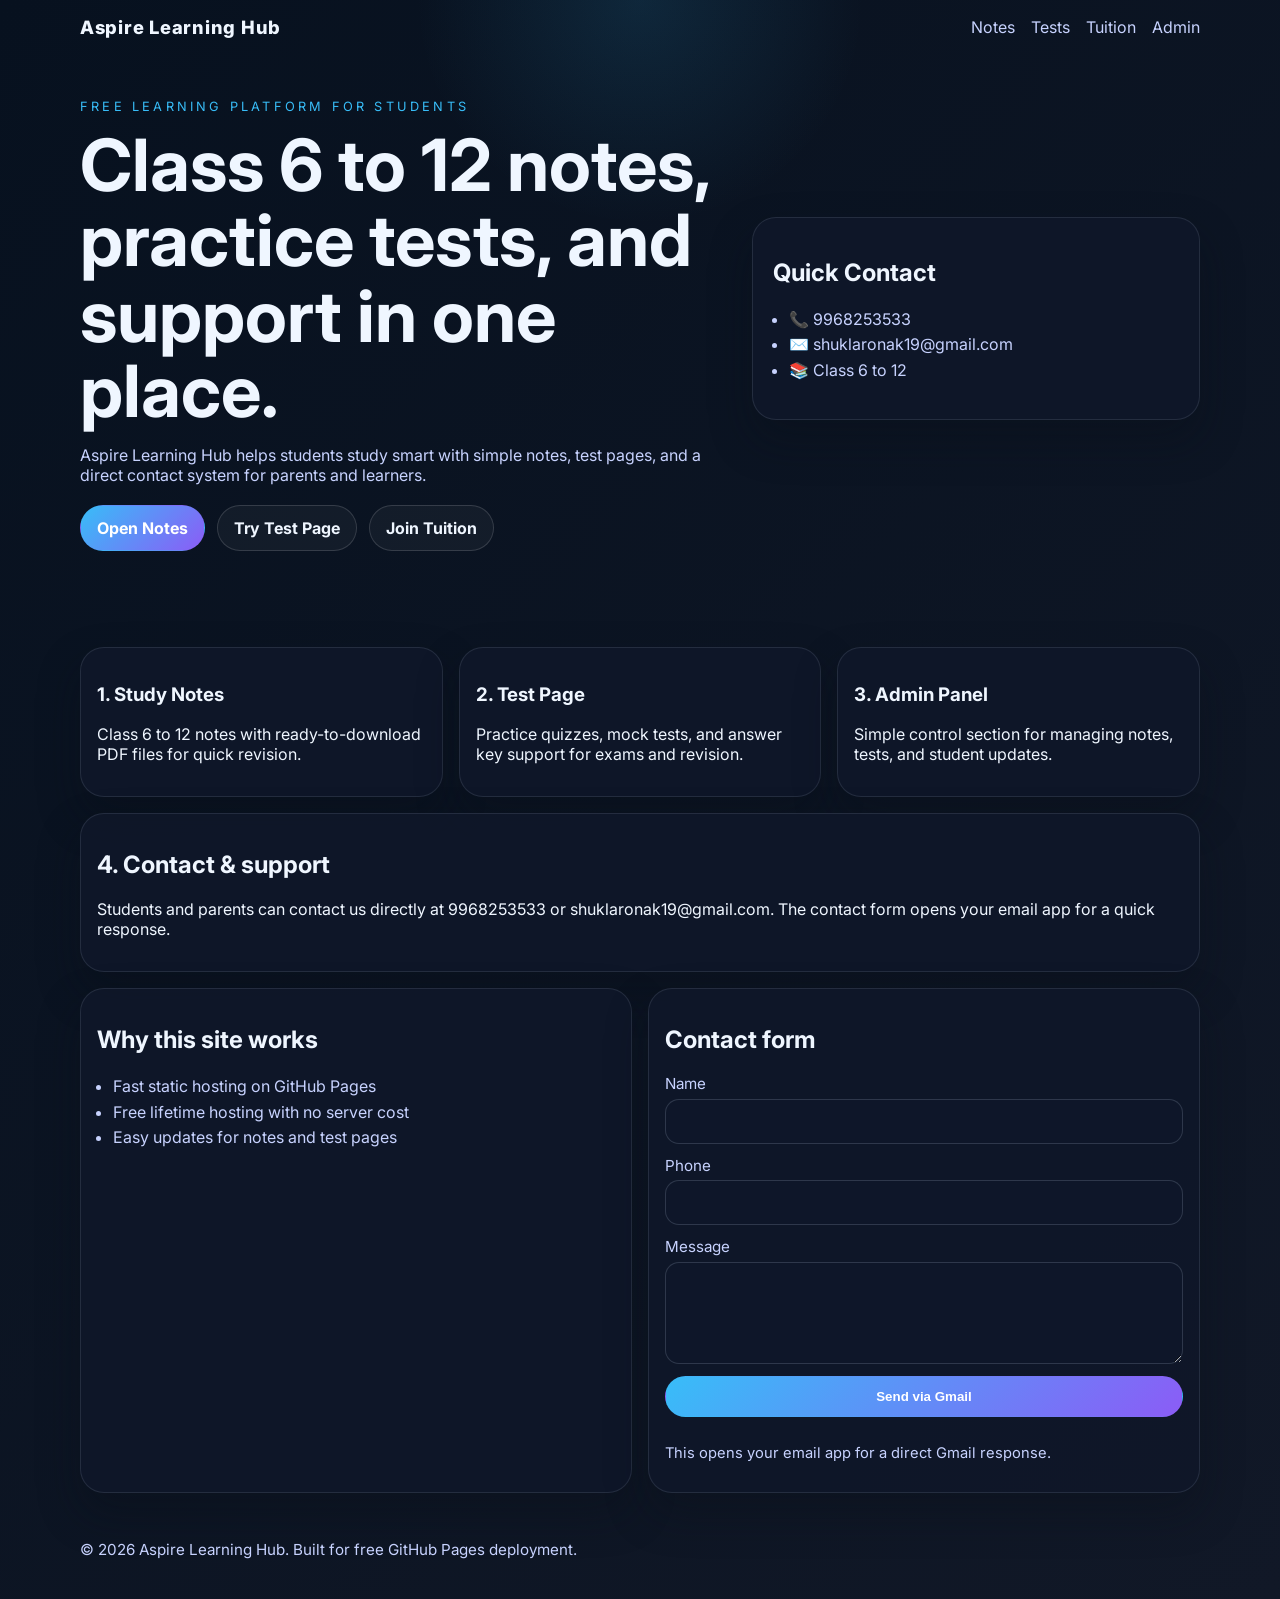
<file: index.html>
<!doctype html>
<html lang="en">
  <head>
    <meta charset="UTF-8" />
    <meta name="viewport" content="width=device-width, initial-scale=1.0" />
    <meta
      name="description"
      content="Aspire Learning Hub — class 6 to 12 notes, test pages, and student support."
    />
    <title>Aspire Learning Hub</title>
    <link rel="preconnect" href="https://fonts.googleapis.com" />
    <link rel="preconnect" href="https://fonts.gstatic.com" crossorigin />
    <link
      href="https://fonts.googleapis.com/css2?family=Inter:wght@400;500;600;700;800&display=swap"
      rel="stylesheet"
    />
    <link rel="stylesheet" href="styles.css" />
  </head>
  <body>
    <header class="hero">
      <nav class="nav container">
        <a class="brand" href="index.html">Aspire Learning Hub</a>
        <div class="nav-links">
          <a href="notes.html">Notes</a>
          <a href="tests.html">Tests</a>
          <a href="tution.html">Tuition</a>
          <a href="admin.html">Admin</a>
        </div>
      </nav>

      <section class="container hero-grid">
        <div>
          <p class="eyebrow">Free learning platform for students</p>
          <h1>Class 6 to 12 notes, practice tests, and support in one place.</h1>
          <p class="lead">
            Aspire Learning Hub helps students study smart with simple notes, test pages,
            and a direct contact system for parents and learners.
          </p>
          <div class="cta-row">
            <a class="btn btn-primary" href="notes.html">Open Notes</a>
            <a class="btn btn-secondary" href="tests.html">Try Test Page</a>
            <a class="btn btn-secondary" href="tution.html">Join Tuition</a>
          </div>
        </div>
        <aside class="card hero-card">
          <h2>Quick Contact</h2>
          <ul class="contact-list">
            <li>📞 9968253533</li>
            <li>✉️ shuklaronak19@gmail.com</li>
            <li>📚 Class 6 to 12</li>
          </ul>
        </aside>
      </section>
    </header>

    <main class="container stack">
      <section class="grid three-up">
        <article class="card">
          <h3>1. Study Notes</h3>
          <p>Class 6 to 12 notes with ready-to-download PDF files for quick revision.</p>
        </article>
        <article class="card">
          <h3>2. Test Page</h3>
          <p>Practice quizzes, mock tests, and answer key support for exams and revision.</p>
        </article>
        <article class="card">
          <h3>3. Admin Panel</h3>
          <p>Simple control section for managing notes, tests, and student updates.</p>
        </article>
      </section>

      <section class="card">
        <h2>4. Contact & support</h2>
        <p>Students and parents can contact us directly at 9968253533 or shuklaronak19@gmail.com. The contact form opens your email app for a quick response.</p>
      </section>

      <section class="grid two-up">
        <article class="card">
          <h2>Why this site works</h2>
          <ul class="bullet-list">
            <li>Fast static hosting on GitHub Pages</li>
            <li>Free lifetime hosting with no server cost</li>
            <li>Easy updates for notes and test pages</li>
          </ul>
        </article>
        <article class="card">
          <h2>Contact form</h2>
          <form class="contact-form" action="mailto:shuklaronak19@gmail.com" method="post" enctype="text/plain">
            <label>
              Name
              <input type="text" name="name" required />
            </label>
            <label>
              Phone
              <input type="tel" name="phone" required />
            </label>
            <label>
              Message
              <textarea name="message" rows="4" required></textarea>
            </label>
            <button class="btn btn-primary" type="submit">Send via Gmail</button>
            <p class="small-note">This opens your email app for a direct Gmail response.</p>
          </form>
        </article>
      </section>
    </main>

    <footer class="footer container">
      <p>© 2026 Aspire Learning Hub. Built for free GitHub Pages deployment.</p>
    </footer>

    <script src="script.js"></script>
  </body>
</html>
</file>
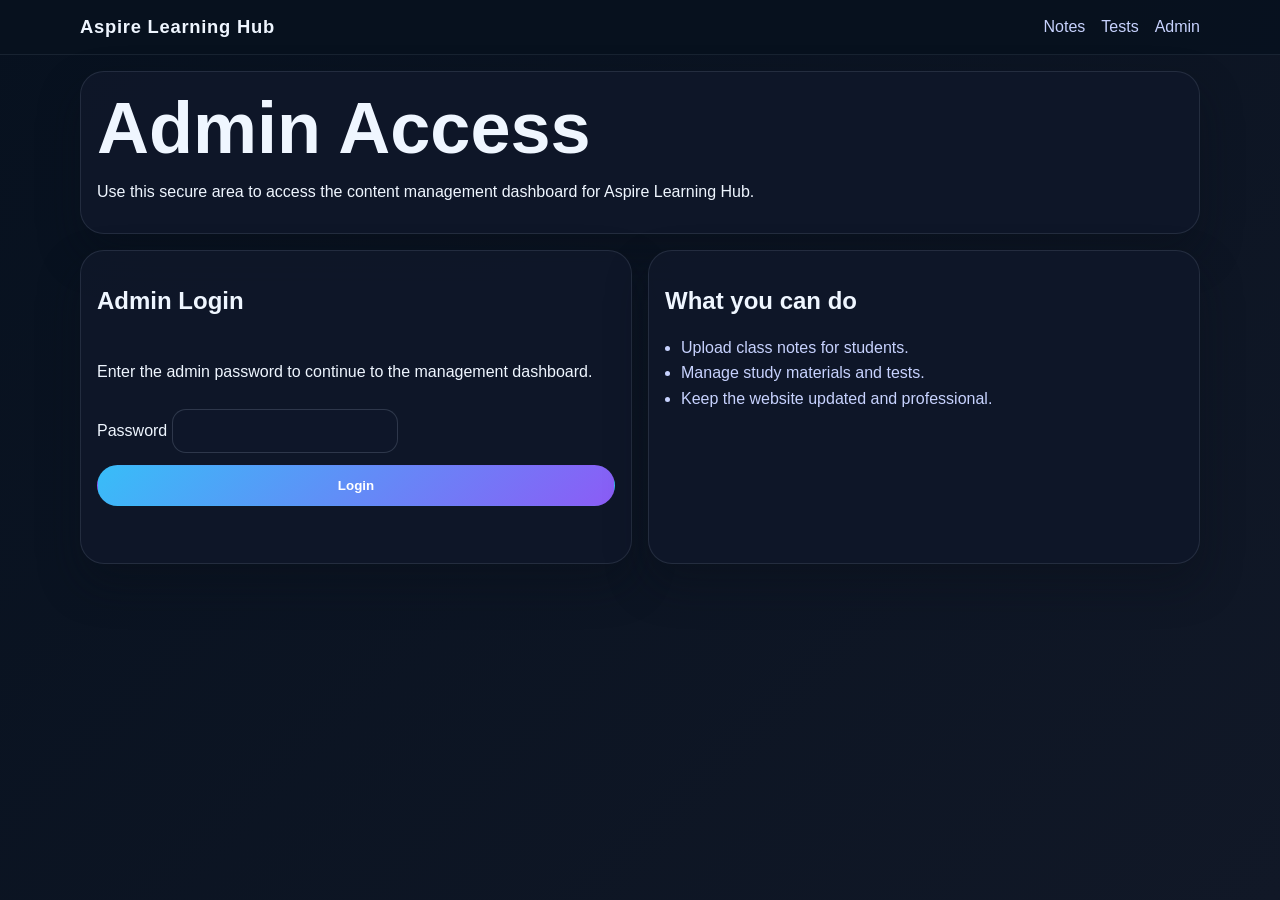
<file: admin.html>
<!doctype html>
<html lang="en">
  <head>
    <meta charset="UTF-8" />
    <meta name="viewport" content="width=device-width, initial-scale=1.0" />
    <title>Admin Login | Aspire Learning Hub</title>
    <link rel="stylesheet" href="styles.css" />
  </head>
  <body>
    <header class="page-header">
      <nav class="nav container">
        <a class="brand" href="index.html">Aspire Learning Hub</a>
        <div class="nav-links">
          <a href="notes.html">Notes</a>
          <a href="tests.html">Tests</a>
          <a href="admin.html">Admin</a>
        </div>
      </nav>
    </header>

    <main class="container stack">
      <section class="card">
        <h1>Admin Access</h1>
        <p>Use this secure area to access the content management dashboard for Aspire Learning Hub.</p>
      </section>

      <section class="grid two-up">
        <article class="card login-card">
          <h2>Admin Login</h2>
          <p>Enter the admin password to continue to the management dashboard.</p>
          <label>
            Password
            <input id="adminKey" type="password" placeholder="" />
          </label>
          <button id="loginBtn" class="btn btn-primary" type="button">Login</button>
          <p id="loginStatus" class="small-note"></p>
        </article>

        <article class="card">
          <h2>What you can do</h2>
          <ul class="bullet-list">
            <li>Upload class notes for students.</li>
            <li>Manage study materials and tests.</li>
            <li>Keep the website updated and professional.</li>
          </ul>
        </article>
      </section>
    </main>

    <script src="script.js"></script>
  </body>
</html>
</file>
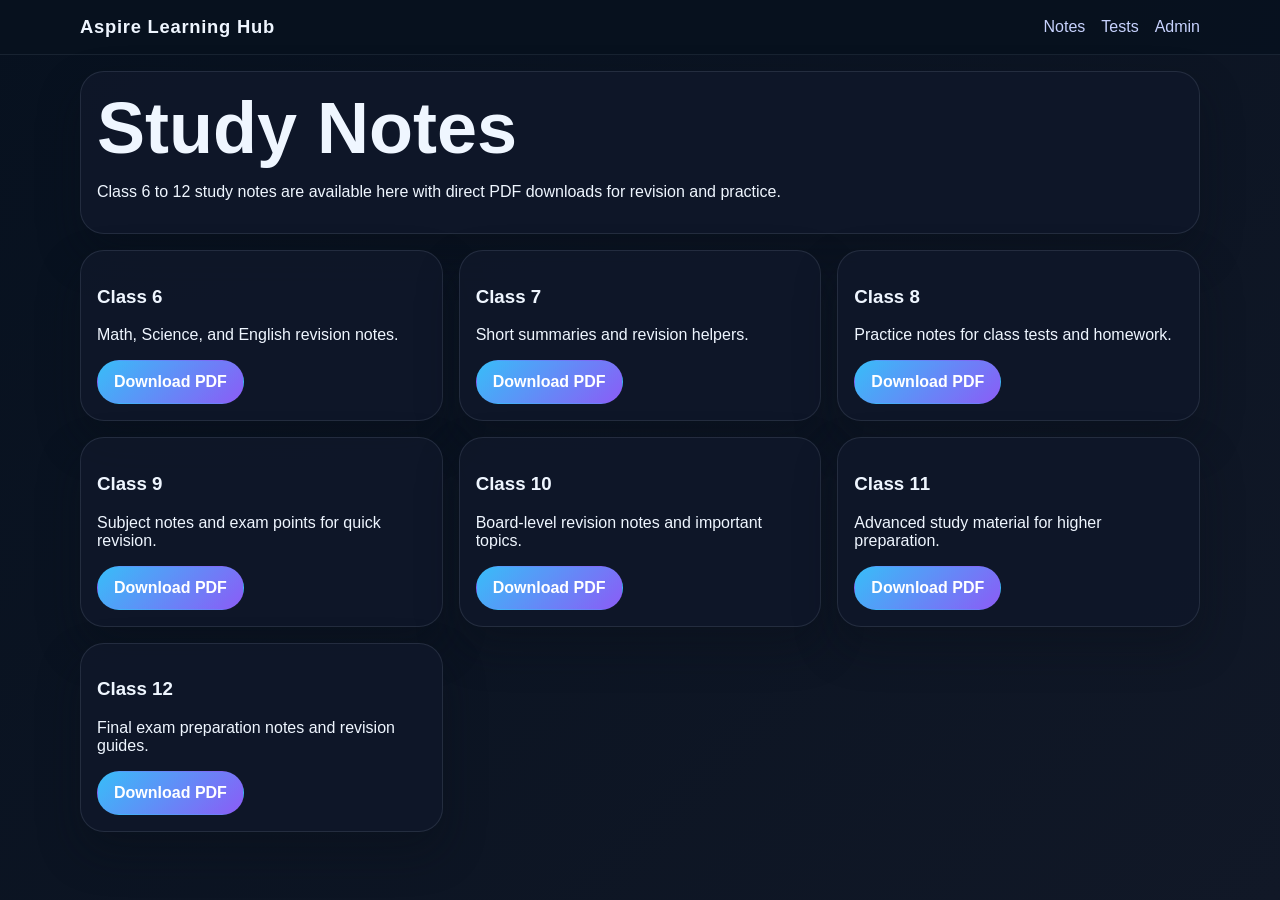
<file: notes.html>
<!doctype html>
<html lang="en">
  <head>
    <meta charset="UTF-8" />
    <meta name="viewport" content="width=device-width, initial-scale=1.0" />
    <title>Notes | Aspire Learning Hub</title>
    <link rel="stylesheet" href="styles.css" />
  </head>
  <body>
    <header class="page-header">
      <nav class="nav container">
        <a class="brand" href="index.html">Aspire Learning Hub</a>
        <div class="nav-links">
          <a href="notes.html">Notes</a>
          <a href="tests.html">Tests</a>
          <a href="admin.html">Admin</a>
        </div>
      </nav>
    </header>

    <main class="container stack">
      <section class="card">
        <h1>Study Notes</h1>
        <p>Class 6 to 12 study notes are available here with direct PDF downloads for revision and practice.</p>
      </section>

      <section class="grid three-up" id="notesList">
        <article class="card"><h3>Class 6</h3><p>Math, Science, and English revision notes.</p><a class="btn btn-primary" href="notes/class-6.pdf" download>Download PDF</a></article>
        <article class="card"><h3>Class 7</h3><p>Short summaries and revision helpers.</p><a class="btn btn-primary" href="notes/class-7.pdf" download>Download PDF</a></article>
        <article class="card"><h3>Class 8</h3><p>Practice notes for class tests and homework.</p><a class="btn btn-primary" href="notes/class-8.pdf" download>Download PDF</a></article>
        <article class="card"><h3>Class 9</h3><p>Subject notes and exam points for quick revision.</p><a class="btn btn-primary" href="notes/class-9.pdf" download>Download PDF</a></article>
        <article class="card"><h3>Class 10</h3><p>Board-level revision notes and important topics.</p><a class="btn btn-primary" href="notes/class-10.pdf" download>Download PDF</a></article>
        <article class="card"><h3>Class 11</h3><p>Advanced study material for higher preparation.</p><a class="btn btn-primary" href="notes/class-11.pdf" download>Download PDF</a></article>
        <article class="card"><h3>Class 12</h3><p>Final exam preparation notes and revision guides.</p><a class="btn btn-primary" href="notes/class-12.pdf" download>Download PDF</a></article>
      </section>
    </main>

    <script src="script.js"></script>
    <script>
      window.addEventListener('DOMContentLoaded', () => {
        const notesList = document.getElementById('notesList');
        const uploaded = JSON.parse(localStorage.getItem('aspireUploadedNotes') || '[]');
        if (!uploaded.length) return;

        uploaded.forEach((note) => {
          const card = document.createElement('article');
          card.className = 'card';
          card.innerHTML = `<h3>${note.title}</h3><p>Uploaded PDF: ${note.fileName}</p><a class="btn btn-primary" href="${note.dataUrl}" download="${note.fileName}">Download PDF</a>`;
          notesList.appendChild(card);
        });
      });
    </script>
  </body>
</html>
</file>
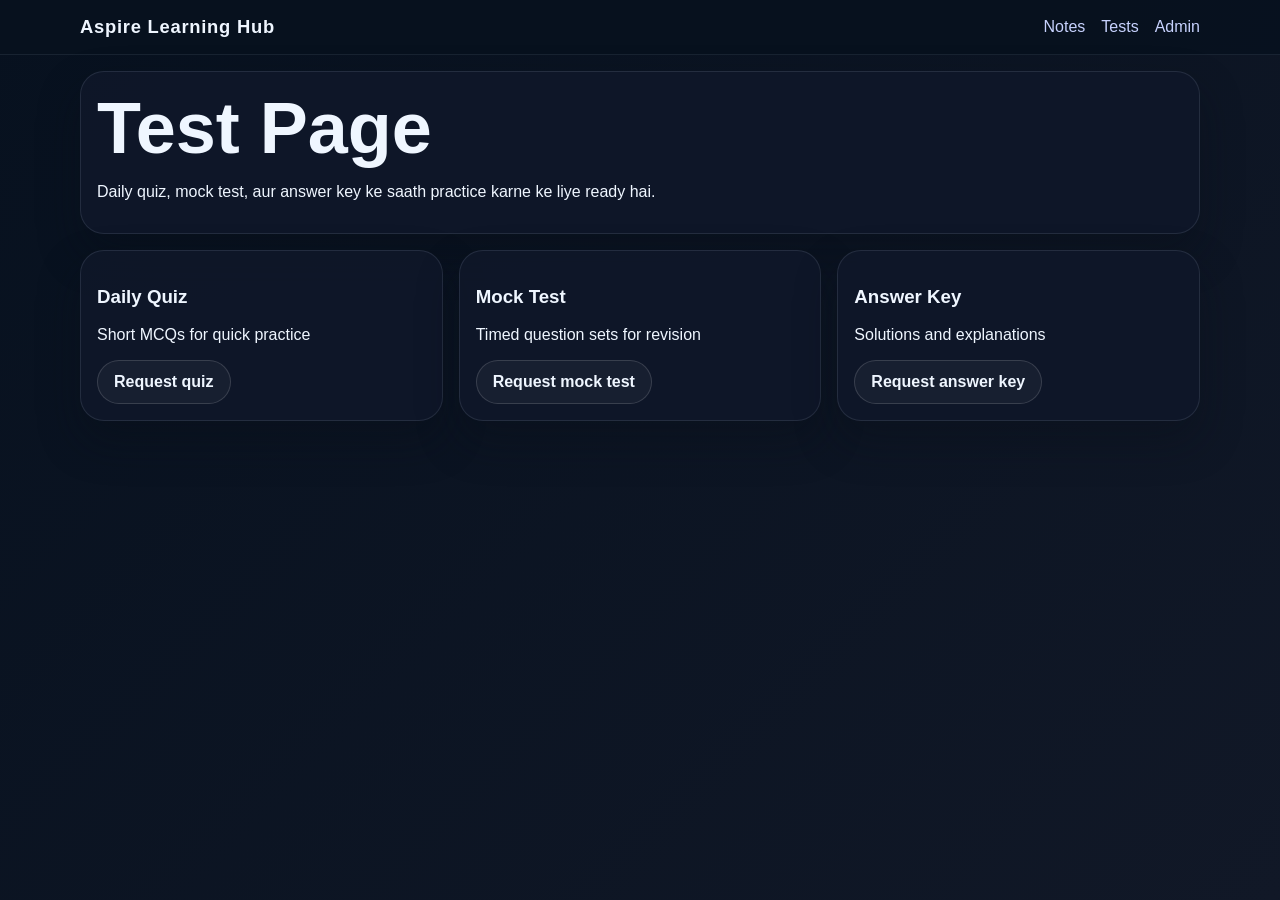
<file: tests.html>
<!doctype html>
<html lang="en">
  <head>
    <meta charset="UTF-8" />
    <meta name="viewport" content="width=device-width, initial-scale=1.0" />
    <title>Tests | Aspire Learning Hub</title>
    <link rel="stylesheet" href="styles.css" />
  </head>
  <body>
    <header class="page-header">
      <nav class="nav container">
        <a class="brand" href="index.html">Aspire Learning Hub</a>
        <div class="nav-links">
          <a href="notes.html">Notes</a>
          <a href="tests.html">Tests</a>
          <a href="admin.html">Admin</a>
        </div>
      </nav>
    </header>

    <main class="container stack">
      <section class="card">
        <h1>Test Page</h1>
        <p>Daily quiz, mock test, aur answer key ke saath practice karne ke liye ready hai.</p>
      </section>

      <section class="grid three-up">
        <article class="card"><h3>Daily Quiz</h3><p>Short MCQs for quick practice</p><a class="btn btn-secondary" href="mailto:shuklaronak19@gmail.com?subject=Daily%20Quiz%20Request">Request quiz</a></article>
        <article class="card"><h3>Mock Test</h3><p>Timed question sets for revision</p><a class="btn btn-secondary" href="mailto:shuklaronak19@gmail.com?subject=Mock%20Test%20Request">Request mock test</a></article>
        <article class="card"><h3>Answer Key</h3><p>Solutions and explanations</p><a class="btn btn-secondary" href="mailto:shuklaronak19@gmail.com?subject=Answer%20Key%20Request">Request answer key</a></article>
      </section>
    </main>
  </body>
</html>
</file>
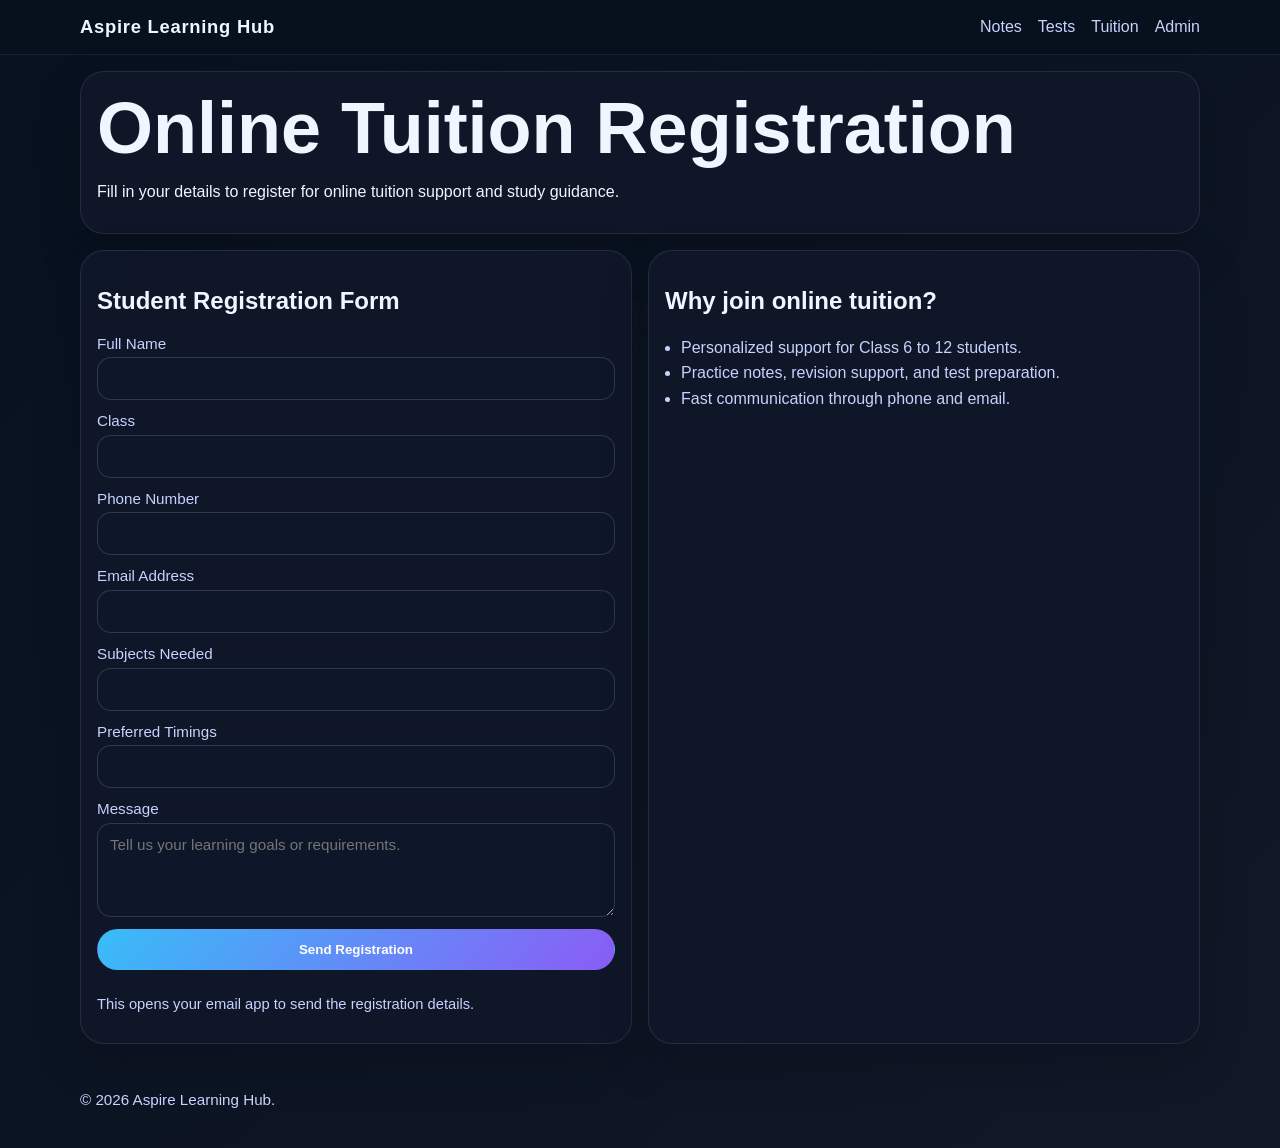
<file: tution.html>
<!doctype html>
<html lang="en">
  <head>
    <meta charset="UTF-8" />
    <meta name="viewport" content="width=device-width, initial-scale=1.0" />
    <title>Online Tuition | Aspire Learning Hub</title>
    <link rel="stylesheet" href="styles.css" />
  </head>
  <body>
    <header class="page-header">
      <nav class="nav container">
        <a class="brand" href="index.html">Aspire Learning Hub</a>
        <div class="nav-links">
          <a href="notes.html">Notes</a>
          <a href="tests.html">Tests</a>
          <a href="tution.html">Tuition</a>
          <a href="admin.html">Admin</a>
        </div>
      </nav>
    </header>

    <main class="container stack">
      <section class="card">
        <h1>Online Tuition Registration</h1>
        <p>Fill in your details to register for online tuition support and study guidance.</p>
      </section>

      <section class="grid two-up">
        <article class="card">
          <h2>Student Registration Form</h2>
          <form class="contact-form" action="mailto:shuklaronak19@gmail.com" method="post" enctype="text/plain">
            <label>Full Name<input type="text" name="fullName" required /></label>
            <label>Class<input type="text" name="class" required /></label>
            <label>Phone Number<input type="tel" name="phone" required /></label>
            <label>Email Address<input type="email" name="email" /></label>
            <label>Subjects Needed<input type="text" name="subjects" required /></label>
            <label>Preferred Timings<input type="text" name="timings" /></label>
            <label>Message<textarea name="message" rows="4" placeholder="Tell us your learning goals or requirements."></textarea></label>
            <button class="btn btn-primary" type="submit">Send Registration</button>
            <p class="small-note">This opens your email app to send the registration details.</p>
          </form>
        </article>

        <article class="card">
          <h2>Why join online tuition?</h2>
          <ul class="bullet-list">
            <li>Personalized support for Class 6 to 12 students.</li>
            <li>Practice notes, revision support, and test preparation.</li>
            <li>Fast communication through phone and email.</li>
          </ul>
        </article>
      </section>
    </main>

    <footer class="footer container">
      <p>© 2026 Aspire Learning Hub.</p>
    </footer>
  </body>
</html>
</file>
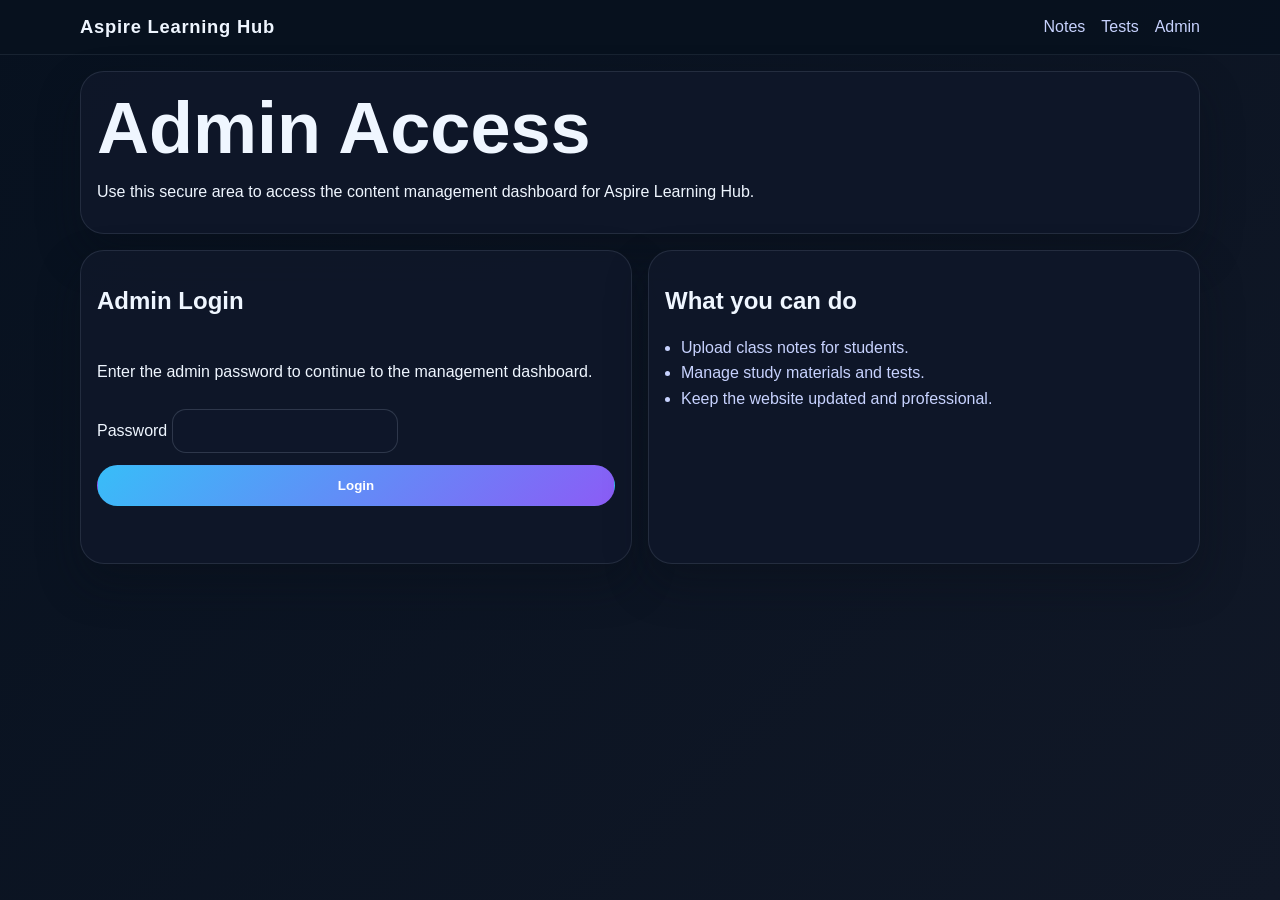
<file: upload.html>
<!doctype html>
<html lang="en">
  <head>
    <meta charset="UTF-8" />
    <meta name="viewport" content="width=device-width, initial-scale=1.0" />
    <title>Upload Notes | Aspire Learning Hub</title>
    <link rel="stylesheet" href="styles.css" />
  </head>
  <body>
    <header class="page-header">
      <nav class="nav container">
        <a class="brand" href="index.html">Aspire Learning Hub</a>
        <div class="nav-links">
          <a href="notes.html">Notes</a>
          <a href="tests.html">Tests</a>
          <a href="upload.html">Upload</a>
        </div>
      </nav>
    </header>

    <main class="container stack">
      <section class="card">
        <h1>Admin Upload Dashboard</h1>
        <p>Upload PDF notes here to update the learning materials for students.</p>
      </section>

      <section class="grid two-up">
        <article class="card">
          <h2>Upload PDF</h2>
          <label>
            Class
            <input id="className" type="text" placeholder="Class 10" />
          </label>
          <label>
            PDF File
            <input id="pdfFile" type="file" accept="application/pdf" />
          </label>
          <button id="uploadBtn" class="btn btn-primary" type="button">Upload PDF</button>
          <p id="uploadStatus" class="small-note">This upload panel is ready for PDF note management in the admin dashboard.</p>
        </article>

        <article class="card">
          <h2>Uploaded Notes Preview</h2>
          <ul id="uploadPreview" class="bullet-list">
            <li>No files uploaded yet.</li>
          </ul>
        </article>
      </section>
    </main>

    <script src="script.js"></script>
  </body>
</html>
</file>
<file: styles.css>
:root {
  --bg: #07111f;
  --panel: #0f1b2c;
  --panel-2: #13253b;
  --text: #eff6ff;
  --muted: #c7d2fe;
  --accent: #38bdf8;
  --accent-2: #8b5cf6;
}

* { box-sizing: border-box; }
html, body { margin: 0; padding: 0; font-family: 'Inter', sans-serif; background: linear-gradient(135deg, #07111f, #111827); color: var(--text); }
body { min-height: 100vh; }
img { max-width: 100%; }
a { text-decoration: none; color: inherit; }
.container { width: min(1120px, calc(100% - 2rem)); margin: 0 auto; }
.hero { padding-bottom: 2rem; background: radial-gradient(circle at top, rgba(56,189,248,0.12), transparent 25%); }
.nav { display: flex; justify-content: space-between; align-items: center; padding: 1rem 0; }
.brand { font-weight: 800; font-size: 1.15rem; letter-spacing: 0.04em; }
.nav-links { display: flex; gap: 1rem; color: var(--muted); }
.hero-grid { display: grid; grid-template-columns: 1.3fr 0.9fr; gap: 1.5rem; align-items: center; padding: 2rem 0 3rem; }
.eyebrow { text-transform: uppercase; letter-spacing: .25em; color: var(--accent); font-size: 0.8rem; }
h1 { font-size: clamp(2.4rem, 6vw, 4.5rem); line-height: 1.05; margin: 0.2rem 0 0.8rem; }
.lead { color: var(--muted); max-width: 44rem; }
.cta-row { display: flex; gap: 0.75rem; margin-top: 1.25rem; }
.btn { display: inline-flex; align-items: center; justify-content: center; border-radius: 999px; padding: 0.75rem 1rem; font-weight: 700; border: 1px solid transparent; }
.btn-primary { background: linear-gradient(135deg, var(--accent), var(--accent-2)); color: #fff; }
.btn-secondary { border-color: rgba(255,255,255,0.14); background: rgba(255,255,255,0.04); color: var(--text); }
.card { background: rgba(15, 23, 42, 0.88); border: 1px solid rgba(148, 163, 184, 0.16); border-radius: 24px; padding: 1rem; box-shadow: 0 20px 42px rgba(8, 15, 24, 0.35); }
.hero-card { padding: 1.25rem; }
.contact-list, .bullet-list { color: var(--muted); line-height: 1.6; padding-left: 1rem; }
.grid { display: grid; gap: 1rem; }
.three-up { grid-template-columns: repeat(3, 1fr); }
.two-up { grid-template-columns: repeat(2, 1fr); }
.stack { display: grid; gap: 1rem; padding: 1rem 0 2rem; }
.contact-form { display: grid; gap: 0.75rem; }
.contact-form label { display: grid; gap: 0.35rem; color: var(--muted); font-size: 0.95rem; }
input, textarea { border-radius: 14px; border: 1px solid rgba(148,163,184,0.24); background: rgba(15,23,42,0.9); color: var(--text); padding: 0.75rem; font: inherit; }
.small-note { color: var(--muted); font-size: 0.92rem; }
.page-header { border-bottom: 1px solid rgba(148,163,184,0.12); background: rgba(7,17,31,0.9); }
.footer { color: var(--muted); padding: 0 0 1.5rem; font-size: 0.95rem; }
.login-card { display: grid; gap: 0.75rem; }
#adminDashboard { display: grid; gap: 0.75rem; }
@media (max-width: 920px) { .hero-grid, .two-up, .three-up { grid-template-columns: 1fr; } .nav { flex-wrap: wrap; gap: 0.5rem; } }
</file>
